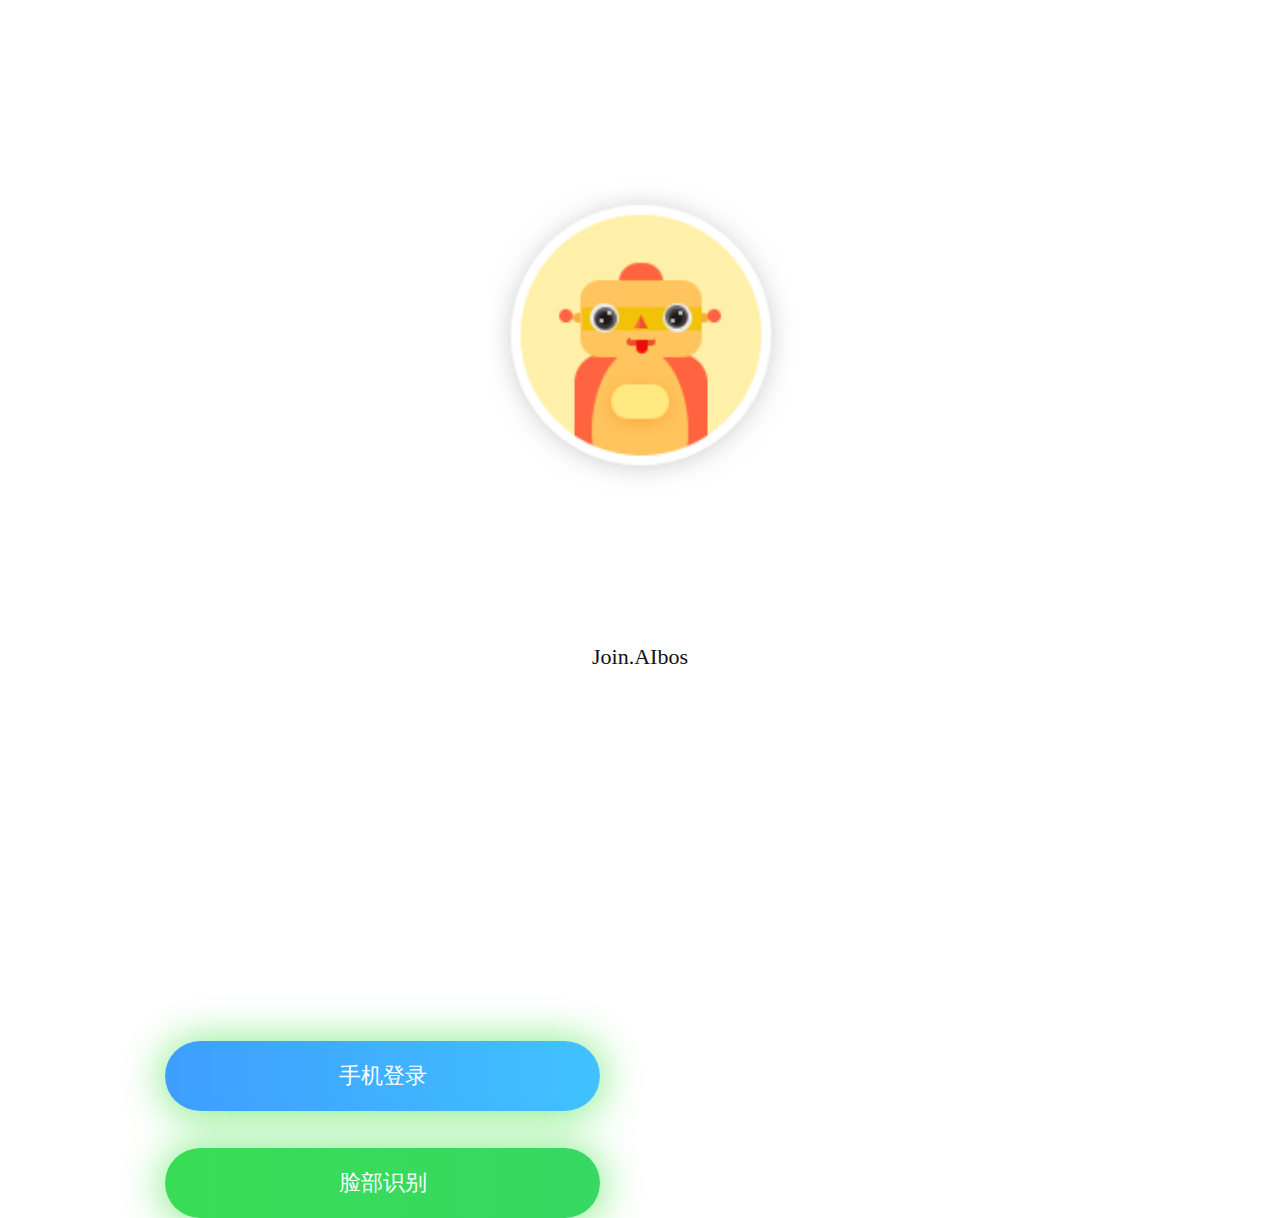
<file: index.html>
<!DOCTYPE html>
<html lang="en">
<head>
	<meta charset="UTF-8">
	<title>Document</title>
	<link rel="stylesheet" href="css/index.css">
	<meta name="viewport" content="width=device-width">
    <script src="js/rem(1).js"></script>
</head>
<body>
	<div  class="bg">
		<div class="robot">
			<img src="img/组1.png" alt="" width="100%">
			<p class="robot_wz">Join.AIbos</p>
		</div>
		<a href="head1.html" class="robot_button">
			<ul>
				<li>
					手机登录
				</li>
				<li>
					脸部识别
				</li>
			</ul>
		</a>
	</div>
</body>
</html>
</file>
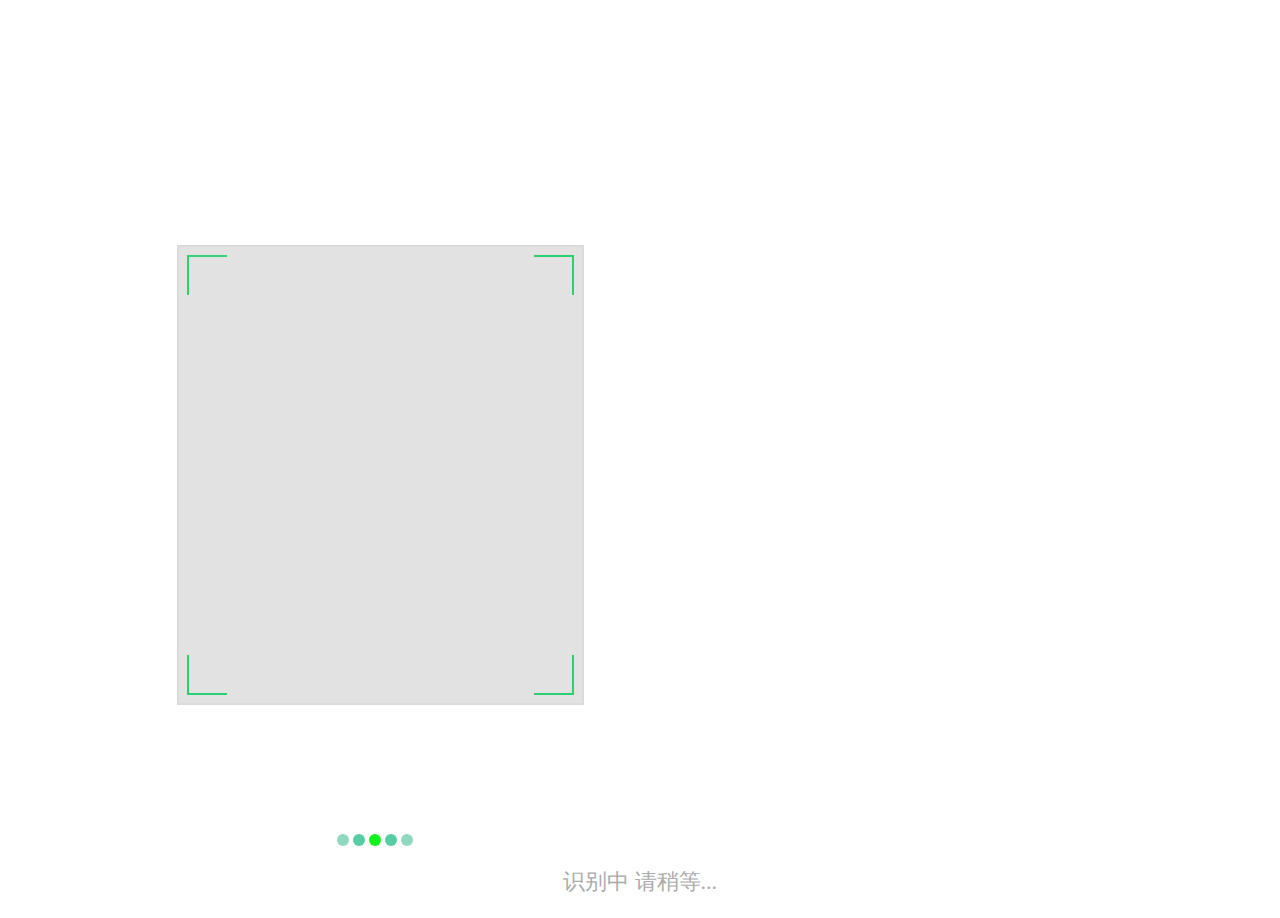
<file: box.html>
<!DOCTYPE html>
<html lang="en">
<head>
    <meta charset="UTF-8">
    <title>Document</title>
    <link rel="stylesheet" href="css/box.css">
    <meta name="viewport" content="width=device-width">
    <script src="js/rem(1).js"></script>
</head>
<body>
<div  class="bg">
    <a href="reco2.html" class="box_box">
<div class="box">
    <div class="column">
        <span class="item1 item"></span>
        <span class="item2 item"></span>
    </div>
    <div class="column">
        <span class="item3 item"></span>
        <span class="item4 item"></span>
    </div>
</div>
      </a>
    <div class="box_yuan">
     <ul>
         <li></li>
         <li></li>
         <li></li>
         <li></li>
         <li></li>
     </ul>
    </div>
    <div class="wz">
     识别中 请稍等...
    </div>
</div>
</body>
</html>
</file>
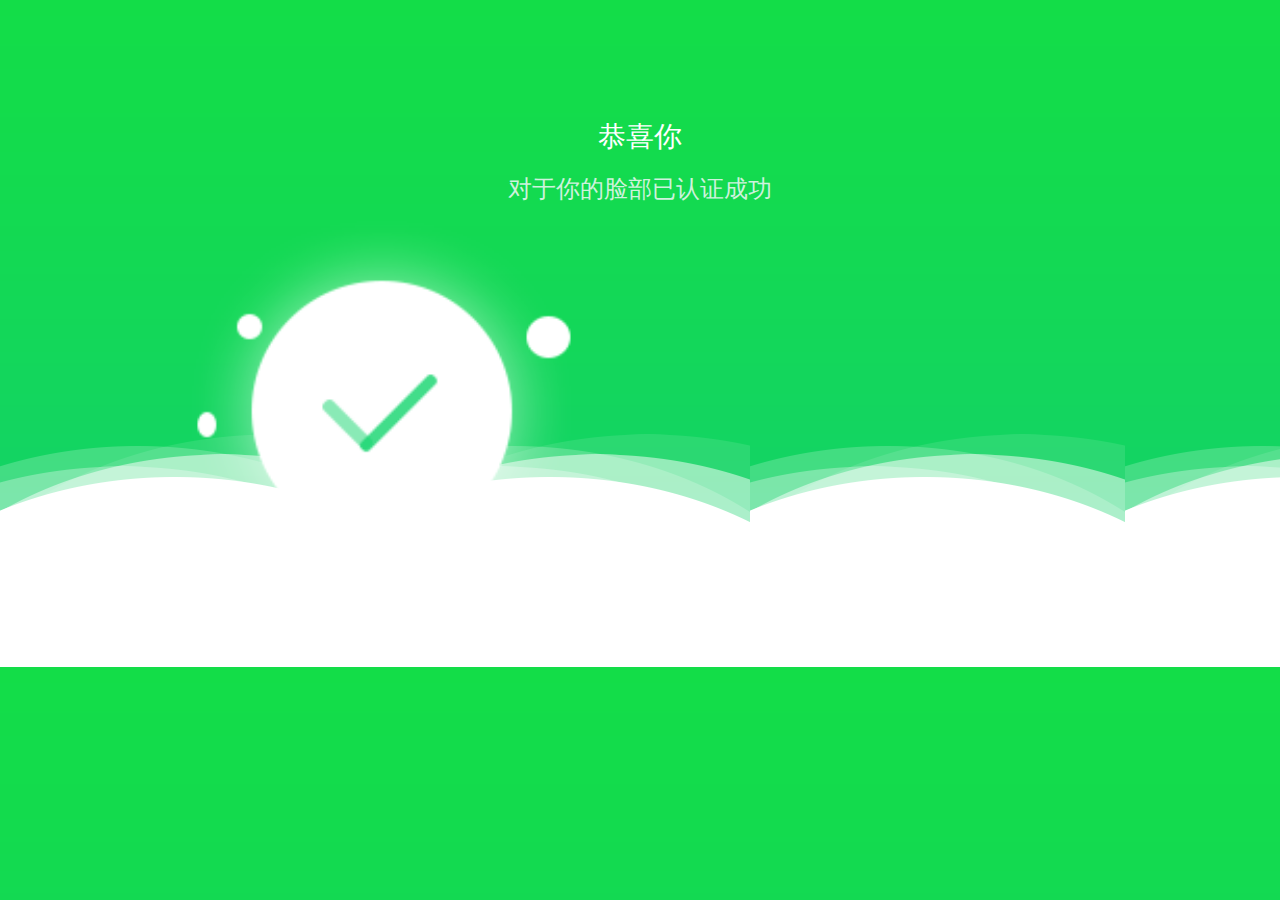
<file: cert.html>
<!DOCTYPE html>
<html lang="en">
<head>
    <meta charset="UTF-8">
    <title>Document</title>
    <link rel="stylesheet" href="css/cert.css">
    <link rel="stylesheet" href="https://at.alicdn.com/t/font_773988_3z46kxghmud.css">
    <meta name="viewport" content="width=device-width">
    <script src="js/rem(1).js"></script>
</head>
<body>
<div  class="bg">
    <!--<img src="img/认证背景1.png" alt="" width="100%" height="100%">-->
<div class="top_wz1">恭喜你</div>
    <div class="top_wz2">对于你的脸部已认证成功</div>
    <div class="top_photo">
        <img src="img/认证成功.png" alt="" width="100%">

    </div>
    <a href="" class="cert_aj">
    开始比对
    </a>
    </div>
</div>
</body>
</html>
</file>
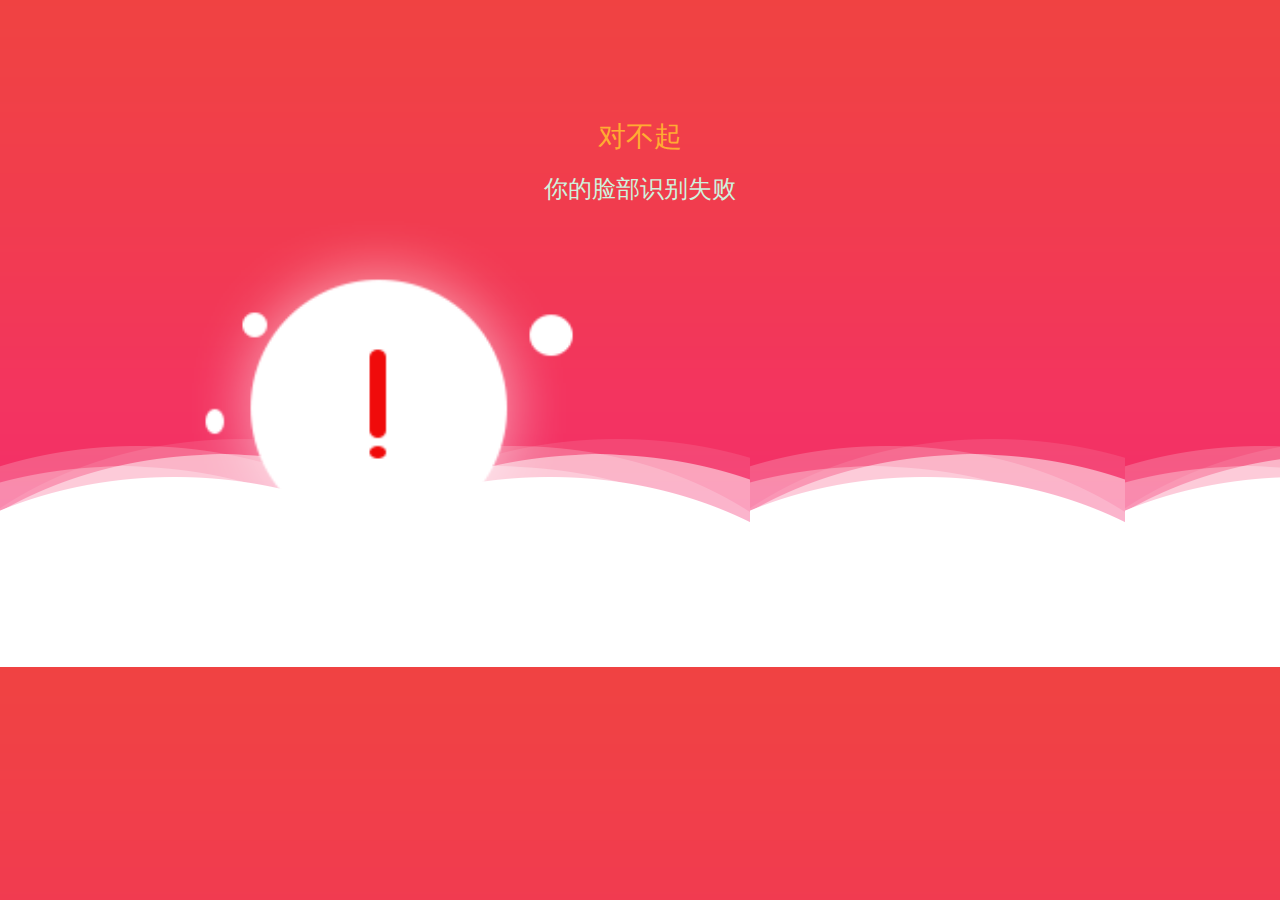
<file: cert1.html>
<!DOCTYPE html>
<html lang="en">
<head>
    <meta charset="UTF-8">
    <title>Document</title>
    <link rel="stylesheet" href="css/cert1.css">
    <link rel="stylesheet" href="https://at.alicdn.com/t/font_773988_3z46kxghmud.css">
    <meta name="viewport" content="width=device-width">
    <script src="js/rem(1).js"></script>
</head>
<body>
<div  class="bg">
    <!--<img src="img/认证背景1.png" alt="" width="100%" height="100%">-->
    <div class="top_wz1">对不起</div>
    <div class="top_wz2">你的脸部识别失败</div>
    <div class="top_photo">
        <img src="img/认证成功1 (2).png" alt="" width="100%">

    </div>
    <a href="cert.html" class="cert_aj">
        识别失败
    </a>
</div>
</div>
</body>
</html>
</file>
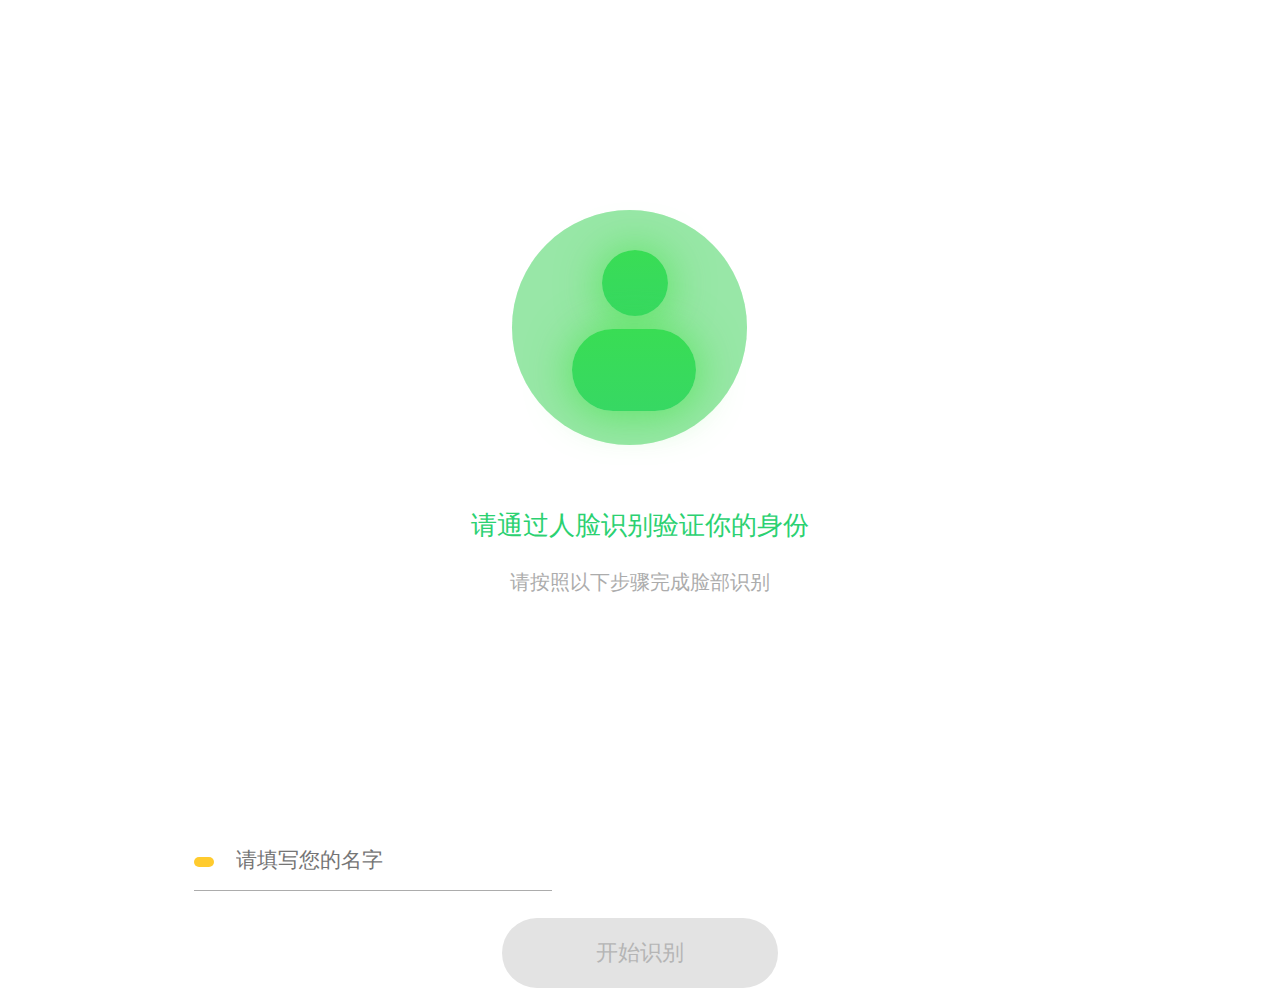
<file: head1.html>
<!DOCTYPE html>
<html lang="en">
<head>
    <meta charset="UTF-8">
    <title>Document</title>
    <link rel="stylesheet" href="css/head1.css">
    <meta name="viewport" content="width=device-width">
    <script src="js/rem(1).js"></script>
</head>
<body>
<div  class="bg">
<div class="head_top">
    <div class="yuan"></div>
    <div class="yuan1"></div>
    <div class="yuan2"></div>
<div class="head_yuan"></div>
    <div class="head_yuan1"></div>

</div>
    <p class="head_top_wz1">请通过人脸识别验证你的身份</p>
    <p class="head_top_wz2">请按照以下步骤完成脸部识别</p>
    <div class="head_bottom">
     <div class="head_bottom_left"></div>
        <input type="text" class="head_bottom_right" placeholder="请填写您的名字" >
    </div>
    <div class="head_bottom_aj_box">
        <a href="head2.html" class="head_bottom_aj">
         开始识别
        </a>
    </div>
</div>
</body>
</html>
</file>
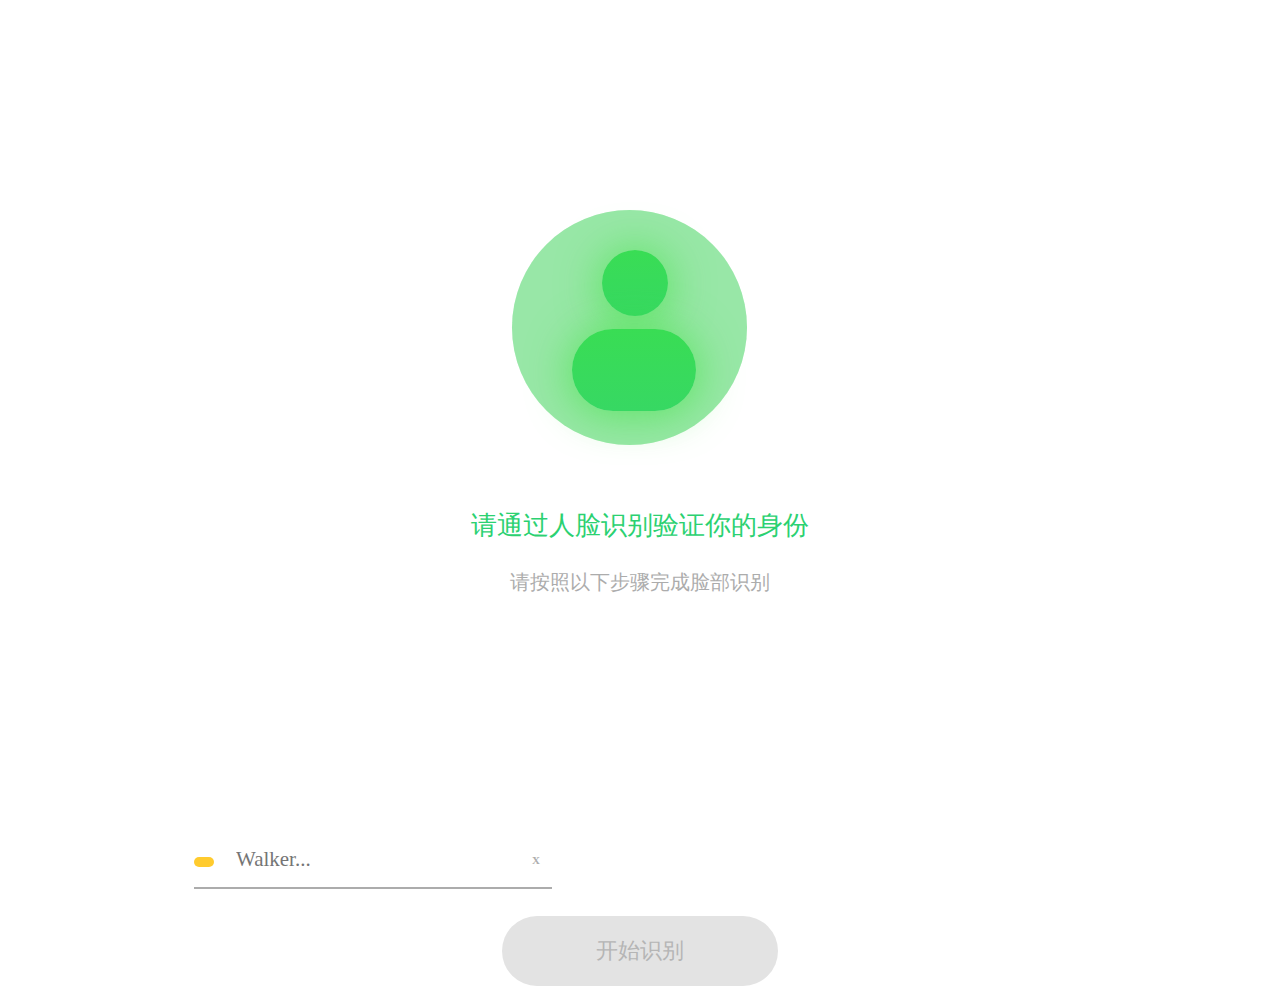
<file: head2.html>
<!DOCTYPE html>
<html lang="en">
<head>
    <meta charset="UTF-8">
    <title>Document</title>
    <link rel="stylesheet" href="css/head2.css">
    <meta name="viewport" content="width=device-width">
    <script src="js/rem(1).js"></script>
</head>
<body>
<div  class="bg">
    <div class="head_top">
        <div class="yuan"></div>
        <div class="yuan1"></div>
        <div class="yuan2"></div>
        <div class="head_yuan"></div>
        <div class="head_yuan1"></div>

    </div>
    <p class="head_top_wz1">请通过人脸识别验证你的身份</p>
    <p class="head_top_wz2">请按照以下步骤完成脸部识别</p>
    <div class="head_bottom">
        <div class="head_bottom_left"></div>
        <input type="text" class="head_bottom_right" placeholder="Walker..." >
        <div class="head_bottom_right_x">X</div>
    </div>
    <div class="head_bottom_aj_box">
        <a href="head3.html" class="head_bottom_aj">
            开始识别
        </a>
    </div>
</div>
</body>
</html>
</file>
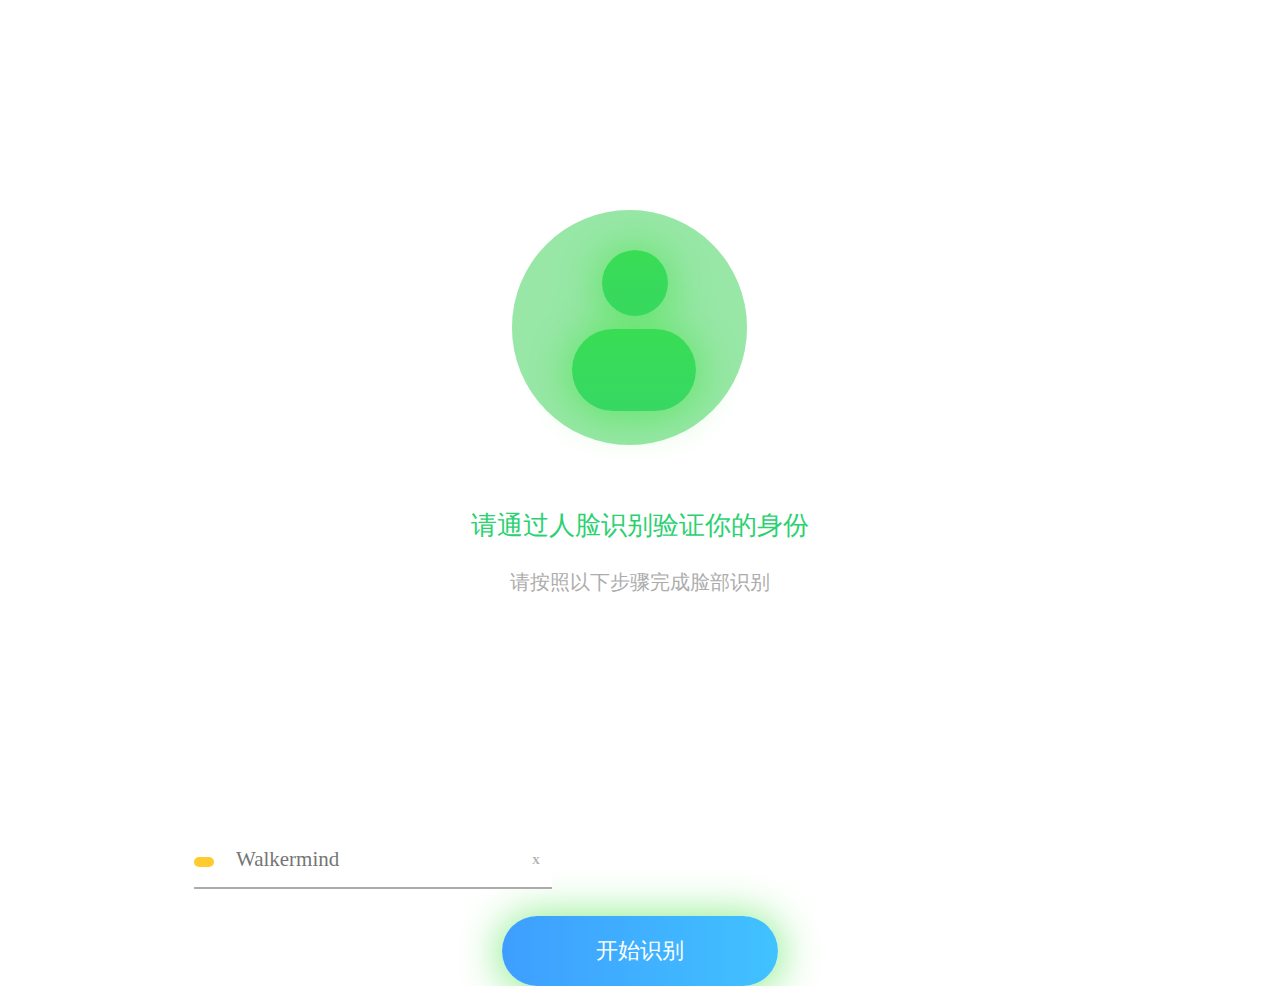
<file: head3.html>
<!DOCTYPE html>
<html lang="en">
<head>
    <meta charset="UTF-8">
    <title>Document</title>
    <link rel="stylesheet" href="css/head3.css">
    <meta name="viewport" content="width=device-width">
    <script src="js/rem(1).js"></script>
</head>
<body>
<div  class="bg">
    <div class="head_top">
        <div class="yuan"></div>
        <div class="yuan1"></div>
        <div class="yuan2"></div>
        <div class="head_yuan"></div>
        <div class="head_yuan1"></div>

    </div>

    <p class="head_top_wz1">请通过人脸识别验证你的身份</p>
    <p class="head_top_wz2">请按照以下步骤完成脸部识别</p>
    <div class="head_bottom">
        <div class="head_bottom_left"></div>
        <input type="text" class="head_bottom_right" placeholder="Walkermind" >
        <div class="head_bottom_right_x">X</div>
    </div>
    <div class="head_bottom_aj_box">
        <a href="head4.html" class="head_bottom_aj">
            开始识别
        </a>
    </div>
</div>
</body>
</html>
</file>
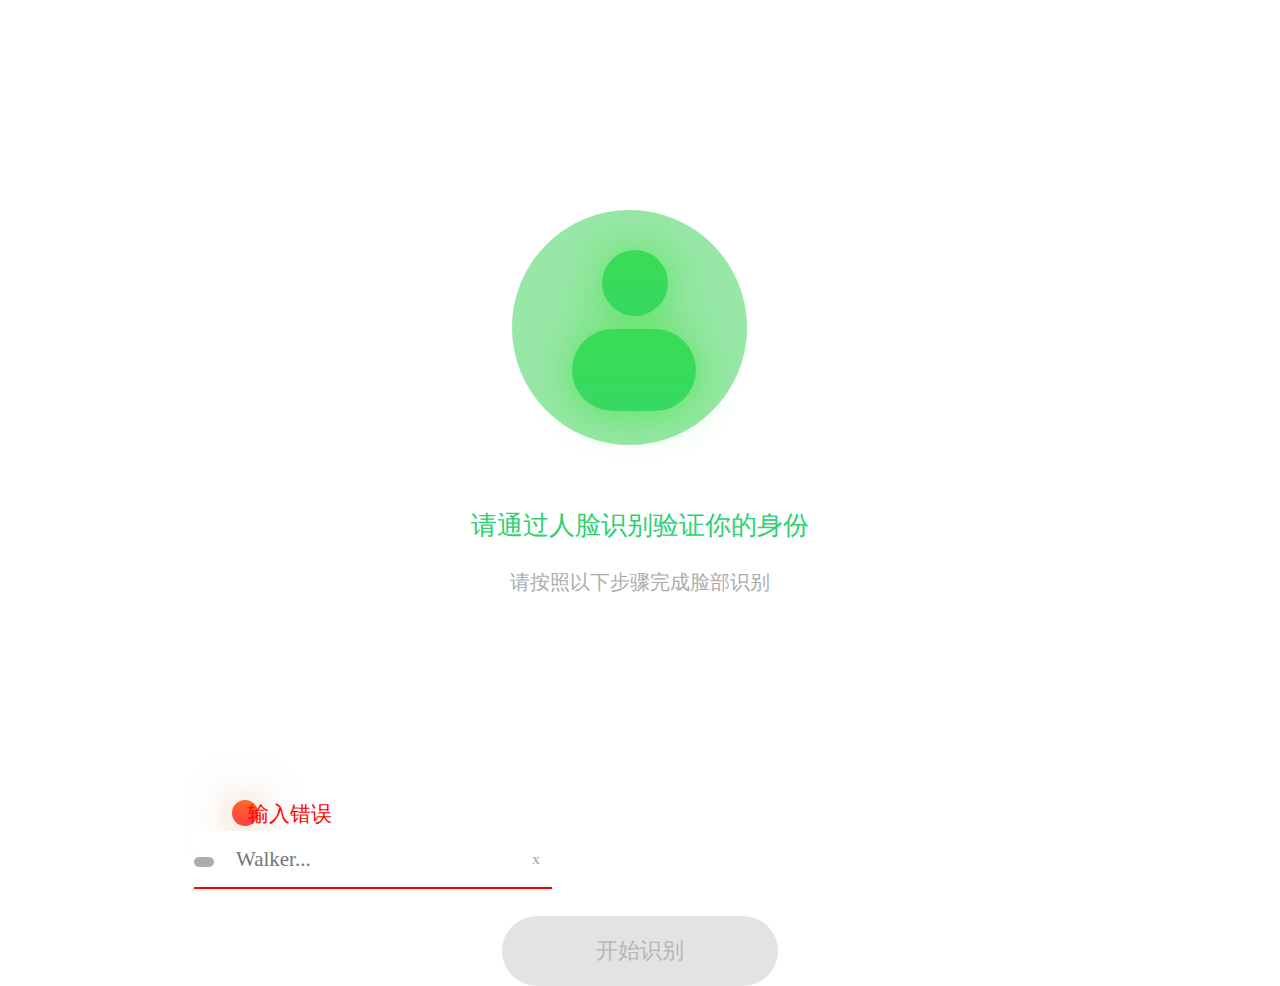
<file: head4.html>
<!DOCTYPE html>
<html lang="en">
<head>
    <meta charset="UTF-8">
    <title>Document</title>
    <link rel="stylesheet" href="css/head4.css">
    <link rel="stylesheet" href="https://at.alicdn.com/t/font_773988_3z46kxghmud.css">
    <meta name="viewport" content="width=device-width">
    <script src="js/rem(1).js"></script>
</head>
<body>
<div  class="bg">
    <div class="head_top">
        <div class="yuan"></div>
        <div class="yuan1"></div>
        <div class="yuan2"></div>
        <div class="head_yuan"></div>
        <div class="head_yuan1"></div>

    </div>
    <div class="warning">
        <div class="warning_yuan">
    <i class="iconfont icon-arror" ></i>
           &nbsp; &nbsp;输入错误
        </div>
    </div>
    <p class="head_top_wz1">请通过人脸识别验证你的身份</p>
    <p class="head_top_wz2">请按照以下步骤完成脸部识别</p>
    <div class="head_bottom">
        <div class="head_bottom_left"></div>
        <input type="text" class="head_bottom_right" placeholder="Walker..." >
        <div class="head_bottom_right_x">X</div>
    </div>
    <div class="head_bottom_aj_box">
        <a href="reco.html" class="head_bottom_aj">
            开始识别
        </a>
    </div>
</div>
</body>
</html>
</file>
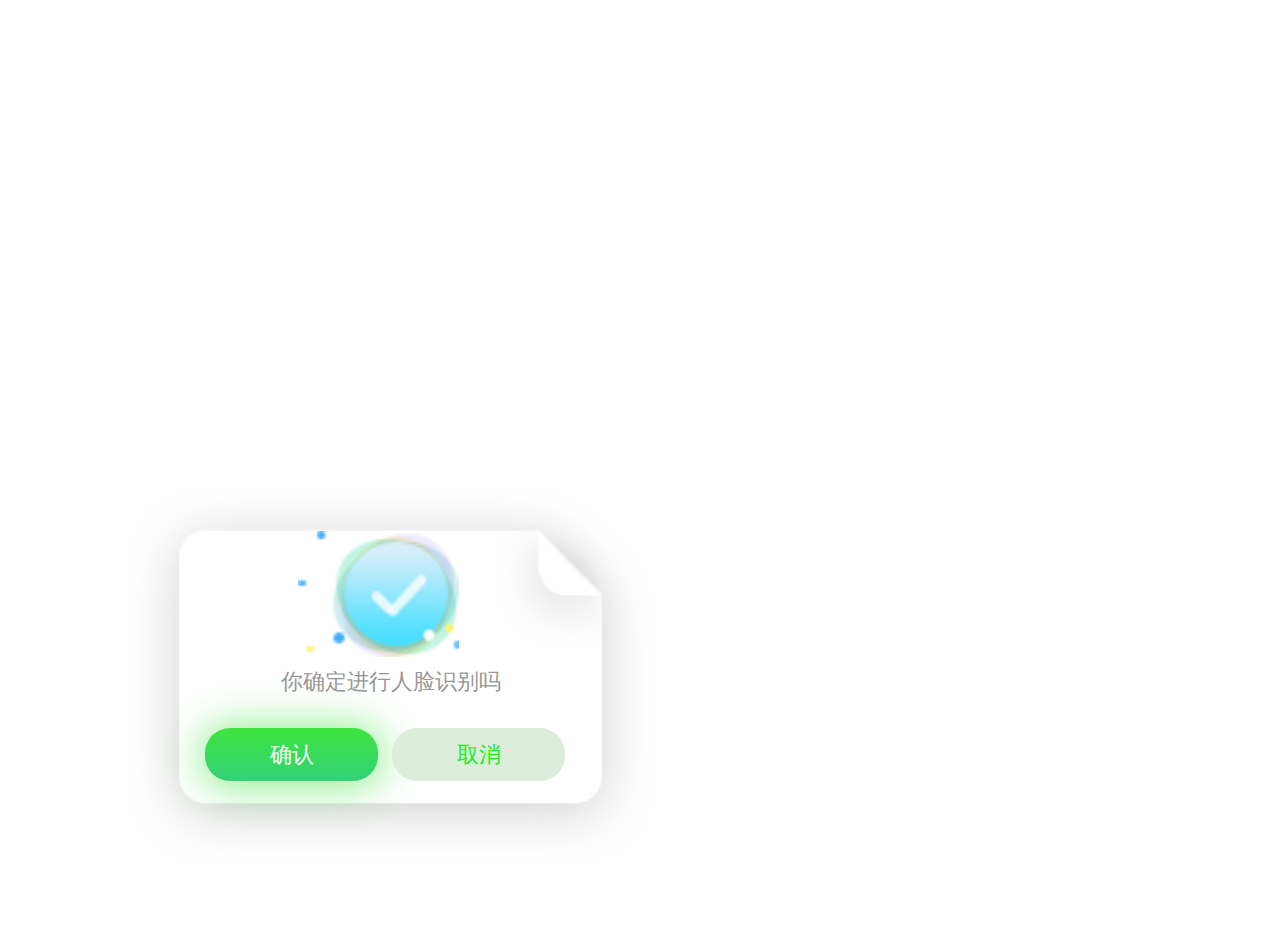
<file: reco.html>
<!DOCTYPE html>
<html lang="en">
<head>
    <meta charset="UTF-8">
    <title>Document</title>
    <link rel="stylesheet" href="css/reco.css">
    <meta name="viewport" content="width=device-width">
    <script src="js/rem(1).js"></script>
</head>
<body>
<div  class="bg">
<div class="reco_jiao">
    <img src="img/组2.png" alt="" width="100%">
    <div class="reco_jiao_round">
        <img src="img/组3.png" alt="" width="100%">
    </div>
    <p class="reco_jiao_words">
        你确定进行人脸识别吗
    </p>
    <a href="box.html" class="reco_jiao_aj">
    <ul>

        <li>确认</li>

        <li>取消</li>


    </ul>
    </a>
</div>
</div>
</body>
</html>
</file>
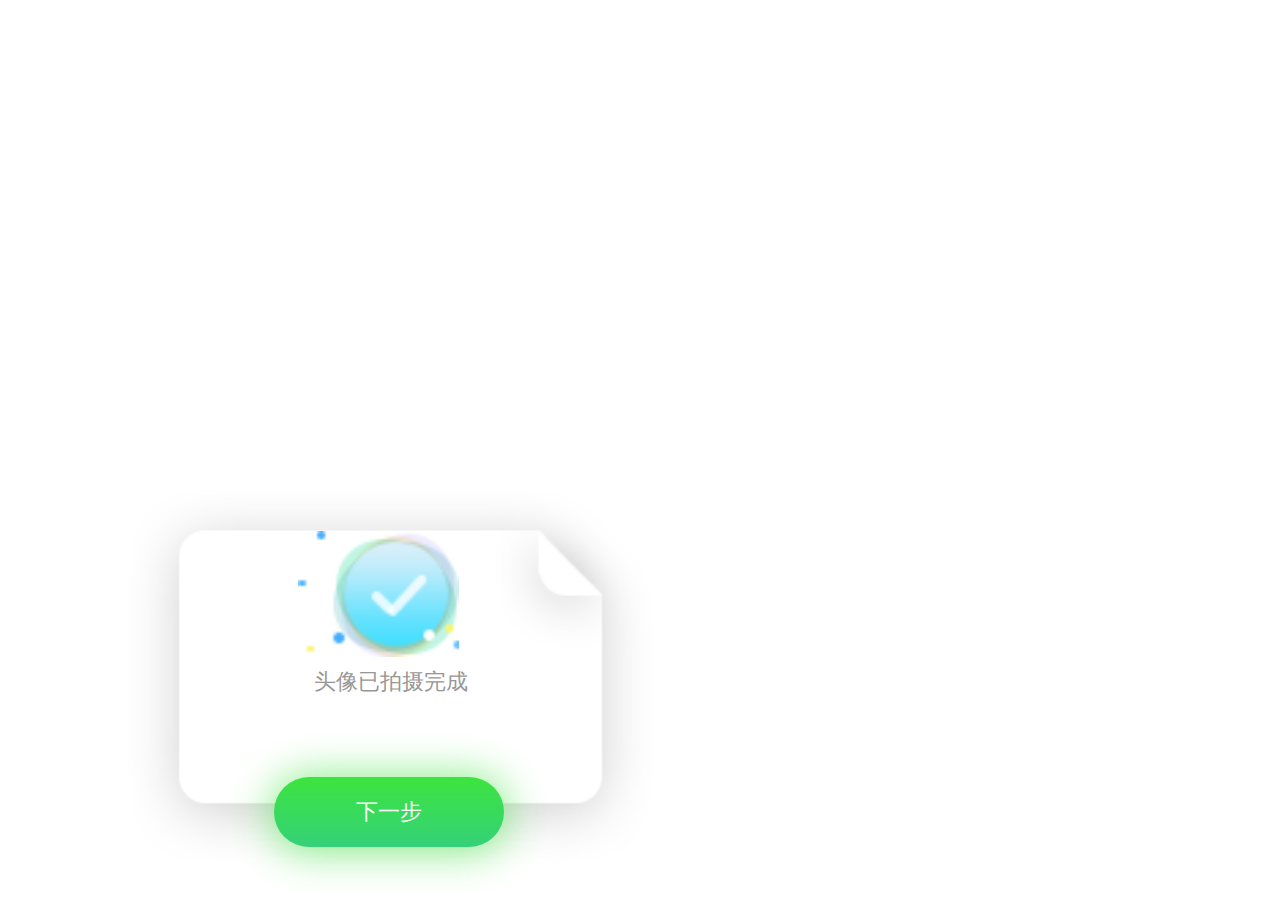
<file: reco2.html>
<!DOCTYPE html>
<html lang="en">
<head>
    <meta charset="UTF-8">
    <title>Document</title>
    <link rel="stylesheet" href="css/reco2.css">
    <meta name="viewport" content="width=device-width">
    <script src="js/rem(1).js"></script>
</head>
<body>
<div  class="bg">
    <div class="reco_jiao">
        <img src="img/组2.png" alt="" width="100%">
        <div class="reco_jiao_round">
            <img src="img/组3.png" alt="" width="100%">
        </div>
        <p class="reco_jiao_words">
            头像已拍摄完成
        </p>

    </div>
    <a href="voice.html" class="reco_aj">
    下一步
    </a>
</div>
</body>
</html>
</file>
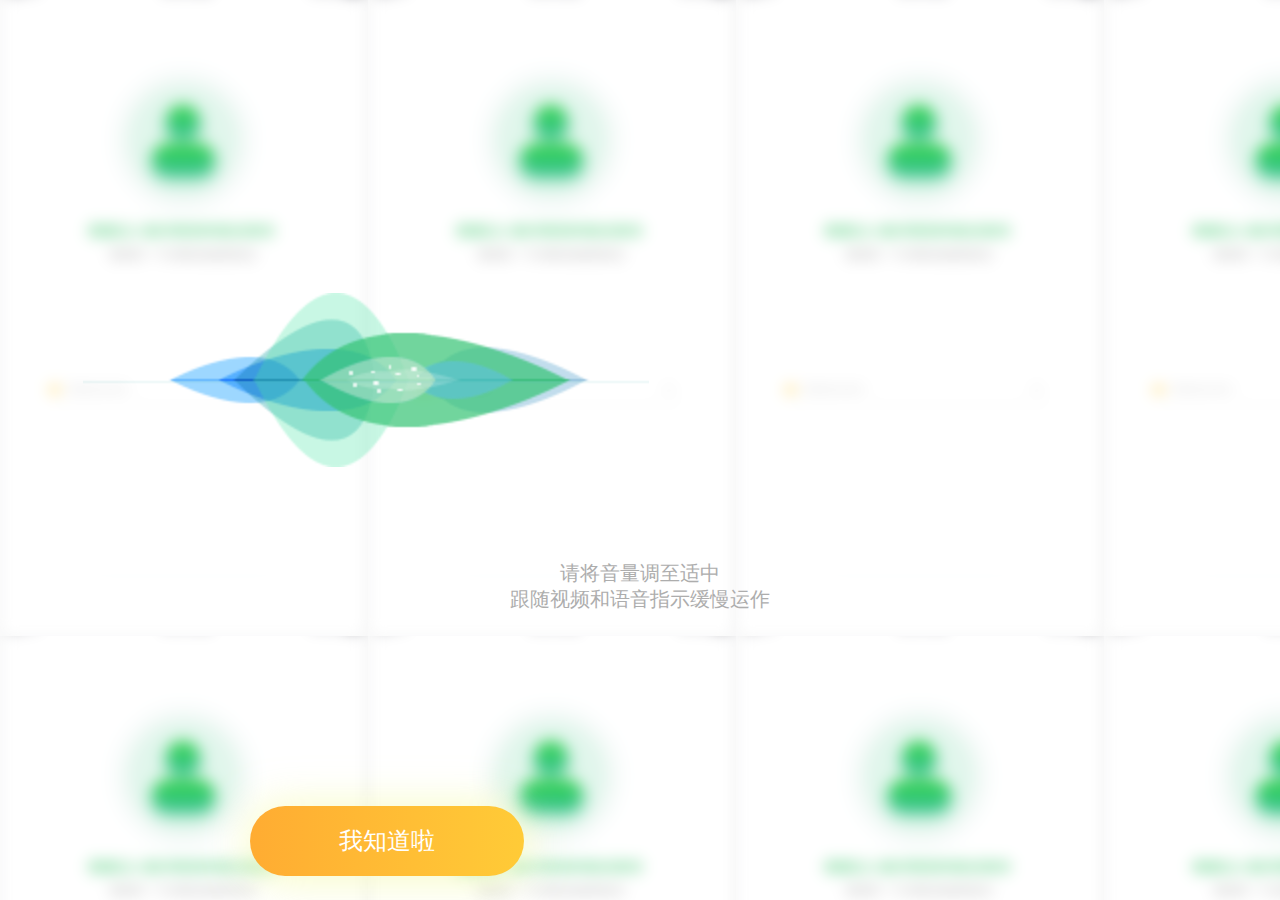
<file: voice.html>
<!DOCTYPE html>
<html lang="en">
<head>
    <meta charset="UTF-8">
    <title>Document</title>
    <link rel="stylesheet" href="css/voice.css">
    <meta name="viewport" content="width=device-width">
    <script src="js/rem(1).js"></script>
</head>
<body>
<div  class="bg">
<div class="voice_top">
    <img src="img/语音.png" alt="" width="100%" >
</div>
    <div class="voice_wz1">请将音量调至适中</div>
    <div class="voice_wz1">跟随视频和语音指示缓慢运作</div>
    <a href="cert1.html" class="cert_aj1">
        我知道啦
    </a>
</div>
</body>
</html>
</file>
<file: css/index.css>
@import url(base.css);
.robot{
	width: 3.12rem;
	height: 3.12rem;
	margin: 1.8rem auto 0;
	/*background: blue;*/

}
.robot p{
	display: block;
	font-size: 0.22rem;
	font-family: 苹方;
	text-align: center;
	color: #0f1114;
	margin: 1.28rem auto 0;

}
.robot_button ul li{
	width: 4.35rem;
	height: 0.7rem;
	background-image: -webkit-linear-gradient(left,#3e9eff,#41c2ff);
	margin-top: 5.49rem ;
	margin-left: 1.65rem;
	border-radius: 0.35rem;
	text-align: center;
	line-height: 0.7rem;
	color: #ffffff;
	font-size: 0.22rem;
	font-family:苹方;
}
.robot_button ul li:nth-child(1){
	box-shadow: 0 0.02rem 0.4rem 0.04rem rgba(61,227, 64,0.6);
}
.robot_button ul li:nth-child(2){
	margin-top: 0.37rem;
	background-image: -webkit-linear-gradient(left,#39dd54,#37d863);
	box-shadow: 0 0.02rem 0.4rem 0.04rem rgba(61,227, 64,0.6);
}
.robot_button {
	display: block;
	height: 0.7rem;
	/*margin-left: 1.65rem;*/

}
</file>
<file: css/box.css>
@import url(base.css);
.box{
    width: 4.07rem;
    height: 4.60rem;
    margin-top: 2.45rem;
    margin-left: 1.77rem;
    border: 2px solid #dadbdc;
    background: #e2e2e2;
    display: flex;
    flex-wrap: wrap;
    align-content: space-between;
    padding: 0.08rem;
    animation: color 2s 1s 1  forwards;

}
@keyframes color {
    0%{
        background: #e2e2e2;

 }
    50%{
        background-image: url("http://wenwen.soso.com/p/20140725/20140725194243-1030162427.jpg");
        background-size:4.07rem  4.60rem;

    }
    100%{
        background-image: url("http://img3.imgtn.bdimg.com/it/u=2287452056,4155117557&fm=11&gp=0.jpg");
        background-size:4.07rem  4.60rem;
    }
}
.box_box{
    width: 4.07rem;
    height: 4.60rem;

}
.item1{
    width: 0.4rem;
    height: 0.4rem;
    border-top: 2px solid#34d179;
    border-left: 2px solid#2bd171;
}
.item2{
    width: 0.4rem;
    height: 0.4rem;
    border-top: 2px solid#2bd171;
    border-right: 2px solid#2bd171;
}
.item3{
    width: 0.4rem;
    height: 0.4rem;
    border-bottom: 2px solid#2bd171;
    border-left: 2px solid#2bd171;
}
.item4{
    width: 0.4rem;
    height: 0.4rem;
    border-bottom: 2px solid#2bd171;
    border-right: 2px solid#2bd171;
}
.column {
    flex-basis: 100%;
    display: flex;
    justify-content: space-between;
}
.box_yuan{
    width: 0.76rem;
    height: 0.14rem;
    /*background: #ffc299;*/
    position: absolute;
    top:8.34rem;
    left: 3.37rem;
}
.box_yuan ul{
    display: flex;
    flex-wrap: wrap;
    justify-content: space-between;
}
.box_yuan ul li{
    width: 0.12rem;
    height: 0.12rem;
    border-radius: 50%;
    background: #0ff31a;

}
.box_yuan ul li:nth-child(1),.box_yuan ul li:nth-child(5){
    background: #90d8be;
}
.box_yuan ul li:nth-child(2),.box_yuan ul li:nth-child(4){
background: #58cca2;
}
.wz{
    width: 100%;
    height: 0.72rem;
    /*background: #ffc299;*/
    position: absolute;
    top: 8.46rem;
    line-height: 0.72rem;
    text-align: center;
    color: #ababab;
    font-size: 0.22rem;
    font-family: 苹方;
}
</file>
<file: css/cert.css>
@import url(base.css);
.bg{
    background-image: url('../img/认证背景1.png');
    overflow: hidden;
}
.top_wz1{
    width: 100%;
    height: 0.54rem;
    /*background: #ff6700;*/
    margin-top: 1.10rem;
    color: #ffffff;
    font-size: 0.28rem;
    text-align: center;
    line-height: 0.54rem;
    font-family:苹方;
}
.top_wz2{
    width: 100%;
    height: 0.5rem;
    /*background: #2196f3;*/
    font-size: 0.24rem;
    color: #cef2dd;
    text-align: center;
    line-height: 0.5rem;
    font-family:苹方;

}
.top_photo{
    width: 4.04rem;
    height: 3.06rem;
    margin-left: 1.85rem;
}
.bottom_photo{
    width: 100%;
    height: 6.27rem;
    background: #ff6700;
    position: absolute;
    top: 7.06rem;
}
.cert_aj{
    display: block;
    width: 2.74rem;
    height: 0.7rem;
    background: #b0b0b0;
    position: absolute;
    top: 9.97rem;
    left: 2.50rem;
    background-image: -webkit-linear-gradient(left,#ffac32,#ffcb37);
    box-shadow: 0 0.02rem 0.4rem 0.04rem rgba(243,250, 163,0.6);
    text-align: center;
    line-height: 0.7rem;
    color: #ffffff;
    font-family: 苹方;
    font-size: 0.24rem;
    border-radius: 0.35rem;
}
</file>
<file: css/cert1.css>
@import url(base.css);
.bg{
    background-image: url('../img/认证背景2.png');
    overflow: hidden;
}
.top_wz1{
    width: 100%;
    height: 0.54rem;
    /*background: #ff6700;*/
    margin-top: 1.10rem;
    color: #ffac32;
    font-size: 0.28rem;
    text-align: center;
    line-height: 0.54rem;
    font-family:苹方;
}
.top_wz2{
    width: 100%;
    height: 0.5rem;
    /*background: #2196f3;*/
    font-size: 0.24rem;
    color: #cef2dd;
    text-align: center;
    line-height: 0.5rem;
    font-family:苹方;

}
.top_photo{
    width: 4.04rem;
    height: 3.06rem;
    margin-left: 1.85rem;
}
.bottom_photo{
    width: 100%;
    height: 6.27rem;
    background: #ff6700;
    position: absolute;
    top: 7.06rem;
}
.cert_aj{
    display: block;
    width: 2.74rem;
    height: 0.7rem;
    background: #b0b0b0;
    position: absolute;
    top: 9.97rem;
    left: 2.50rem;
   background: #e2e2e2;
    text-align: center;
    line-height: 0.7rem;
    color: #a3a3a3;
    font-family: 苹方;
    font-size: 0.24rem;
    border-radius: 0.35rem;
}
</file>
<file: css/head1.css>
@import url(base.css);
.head_top{
    width: 3.77rem;
    height: 3.28rem;
    /*background: #000;*/
    margin: 1.7rem auto 0rem;
    position: relative;
    /*overflow: hidden;*/
}

.head_yuan{
    width: 0.66rem;
    height: 0.66rem;
    /*background: #ffac32;*/
    border-radius: 50%;
    position: absolute;
    top: 0.8rem;
    left: 1.5rem;
    background-image: -webkit-linear-gradient(top,#39dd54,#37d863);
    box-shadow: 0 0.02rem 0.4rem 0.04rem rgba(61,227, 64,0.6);
}
.head_yuan1{
    width: 1.24rem;
    height: 0.82rem;
    /*background: #2196f3;*/
    position: absolute;
    top:1.59rem;
    left: 1.2rem;
    border-radius: 0.41rem;
    background-image: -webkit-linear-gradient(top,#39dd54,#37d863);
    box-shadow: 0 0.02rem 0.4rem 0.04rem rgba(61,227, 64,0.6);
}
.yuan{
    width: 2.35rem;
    height: 2.35rem;
    background: rgba(51,209,79,0.3);
    border-radius: 50%;
    float: left;
    margin-top: 0.4rem;
    margin-left: 0.6rem;
    animation: big 2s 1s infinite;
}
@keyframes big {
    0%{
        transform: scale(0,0);
    }
    50%{
        transform: scale(1.5,1.5);
    }
    100%{
        transform: scale(0.5,0.5);
    }
}
.yuan1{
    width: 2.35rem;
    height: 2.35rem;
    background: rgba(51,209,79,0.2);
    border-radius: 50%;
    position: absolute;
    top:0.4rem;
    left: 0.6rem;
    animation: big1 2s 1s infinite;
}
@keyframes big1 {
    0%{
        transform: scale(0,0);
    }
    50%{
        transform: scale(2.0,2.0);
    }
    100%{
        transform: scale(0.5,0.5);
    }
}
.yuan2{
    width: 2.35rem;
    height: 2.35rem;
    background: rgba(51,209,79,0.1);
    border-radius: 50%;
    position: absolute;
    top:0.4rem;
    left: 0.6rem;
    animation: big2 2s 1s infinite;
}
@keyframes big2 {
    0%{
        transform: scale(0,0);
    }
    50%{
        transform: scale(1.2,1.2);
    }
    100%{
        transform: scale(0.5,0.5);
    }
}
.bg p{
    line-height: 0.56rem;
    font-size: 0.26rem;
    font-family: 苹方;
    text-align: center;
    color: #2bd171;

}
.bg .head_top_wz2{
    font-size: 0.2rem;
    color: #acacac;

}
.head_bottom{
    width: 3.58rem;
    height: 0.6rem;
    background: #ffffff;
    margin-top: 2.21rem;
    margin-left: 1.94rem;
    border-bottom: 0.01rem solid #acacac;
    overflow: hidden;
    position: relative;
}
.head_bottom_left{
    width: 0.2rem;
    height: 0.1rem;
    background: #ffcb2e;
    margin-top: 0.26rem;
    border-radius: 0.05rem;
}
.head_bottom_right{
    border: none;
    width: 3.18rem;
    height: 100%;
    position: absolute;
    top: 0;
    right: 0.2rem;
    color: #adadad;
    font-size: 0.21rem;
    padding-left: 0.22rem;

}
.head_bottom_aj_box{
    width: 3.77rem;
    height: 0.7rem;
    background: #ffffff;
    margin: 0.27rem auto 0;
}
.head_bottom_aj{
    display: block;
    width: 2.76rem;
    height: 100%;
    margin: auto;
    background: #e3e3e3;
    border-radius: 0.35rem;
    color: #b5b5b5;
    font-size: 0.22rem;
    line-height: 0.7rem;
    text-align: center;
}
</file>
<file: css/head2.css>
@import url(base.css);
.head_top{
    width: 3.77rem;
    height: 3.28rem;
    background: #ffffff;
    margin: 1.7rem auto 0rem;
    position: relative;
    /*overflow: hidden;*/
}
.head_yuan{
    width: 0.66rem;
    height: 0.66rem;
    /*background: #ffac32;*/
    border-radius: 50%;
    position: absolute;
    top: 0.8rem;
    left: 1.5rem;
    background-image: -webkit-linear-gradient(top,#39dd54,#37d863);
    box-shadow: 0 0.02rem 0.4rem 0.04rem rgba(61,227, 64,0.6);
}
.head_yuan1{
    width: 1.24rem;
    height: 0.82rem;
    /*background: #2196f3;*/
    position: absolute;
    top:1.59rem;
    left: 1.2rem;
    border-radius: 0.41rem;
    background-image: -webkit-linear-gradient(top,#39dd54,#37d863);
    box-shadow: 0 0.02rem 0.4rem 0.04rem rgba(61,227, 64,0.6);
}
.yuan{
    width: 2.35rem;
    height: 2.35rem;
    background: rgba(51,209,79,0.3);
    border-radius: 50%;
    float: left;
    margin-top: 0.4rem;
    margin-left: 0.6rem;
    animation: big 2s 1s infinite;
}
@keyframes big {
    0%{
        transform: scale(0,0);
    }
    50%{
        transform: scale(1.5,1.5);
    }
    100%{
        transform: scale(0.5,0.5);
    }
}
.yuan1{
    width: 2.35rem;
    height: 2.35rem;
    background: rgba(51,209,79,0.2);
    border-radius: 50%;
    position: absolute;
    top:0.4rem;
    left: 0.6rem;
    animation: big1 2s 1s infinite;
}
@keyframes big1 {
    0%{
        transform: scale(0,0);
    }
    50%{
        transform: scale(2.0,2.0);
    }
    100%{
        transform: scale(0.5,0.5);
    }
}
.yuan2{
    width: 2.35rem;
    height: 2.35rem;
    background: rgba(51,209,79,0.1);
    border-radius: 50%;
    position: absolute;
    top:0.4rem;
    left: 0.6rem;
    animation: big2 2s 1s infinite;
}
@keyframes big2 {
    0%{
        transform: scale(0,0);
    }
    50%{
        transform: scale(1.2,1.2);
    }
    100%{
        transform: scale(0.5,0.5);
    }
}
.bg p{
    line-height: 0.56rem;
    font-size: 0.26rem;
    font-family: 苹方;
    text-align: center;
    color: #2bd171;

}
.bg .head_top_wz2{
    font-size: 0.2rem;
    color: #acacac;

}
.head_bottom{
    width: 3.58rem;
    height: 0.58rem;
    background: #ffffff;
    margin-top: 2.21rem;
    margin-left: 1.94rem;
    border-bottom: 0.02rem solid #acacac;
    overflow: hidden;
    position: relative;
}
.head_bottom_left{
    width: 0.2rem;
    height: 0.1rem;
    background: #ffcb2e;
    margin-top: 0.26rem;
    border-radius: 0.05rem;
}
.head_bottom_right{
    border: none;
    width: 3.18rem;
    height: 100%;
    position: absolute;
    top: 0;
    right: 0.2rem;
    color: #adadad;
    font-size: 0.21rem;
    padding-left: 0.22rem;
    white-space: nowrap;
    overflow: hidden;
    text-overflow:ellipsis;

}
.head_bottom_right_x{
    width: 0.2rem;
    height: 0.58rem;
    background: #ffffff;
    position: absolute;
    top: 0;
    right: 0;
    font-size: 0.11rem;
    color: #adadad;
    line-height: 0.58rem;
    font-weight: bold;
}
.head_bottom_aj_box{
    width: 3.77rem;
    height: 0.7rem;
    background: #ffffff;
    margin: 0.27rem auto 0;
}
.head_bottom_aj{
    display: block;
    width: 2.76rem;
    height: 100%;
    margin: auto;
    background: #e3e3e3;
    border-radius: 0.35rem;
    color: #b5b5b5;
    font-size: 0.22rem;
    line-height: 0.7rem;
    text-align: center;
}
</file>
<file: css/head3.css>
@import url(base.css);
.head_top{
    width: 3.77rem;
    height: 3.28rem;
    background: #ffffff;
    margin: 1.7rem auto 0rem;
    position: relative;
    /*overflow: hidden;*/
}
.head_yuan{
    width: 0.66rem;
    height: 0.66rem;
    /*background: #ffac32;*/
    border-radius: 50%;
    position: absolute;
    top: 0.8rem;
    left: 1.5rem;
    background-image: -webkit-linear-gradient(top,#39dd54,#37d863);
    box-shadow: 0 0.02rem 0.4rem 0.04rem rgba(61,227, 64,0.6);
}
.head_yuan1{
    width: 1.24rem;
    height: 0.82rem;
    /*background: #2196f3;*/
    position: absolute;
    top:1.59rem;
    left: 1.2rem;
    border-radius: 0.41rem;
    background-image: -webkit-linear-gradient(top,#39dd54,#37d863);
    box-shadow: 0 0.02rem 0.4rem 0.04rem rgba(61,227, 64,0.6);
}
.yuan{
    width: 2.35rem;
    height: 2.35rem;
    background: rgba(51,209,79,0.3);
    border-radius: 50%;
    float: left;
    margin-top: 0.4rem;
    margin-left: 0.6rem;
    animation: big 2s 1s infinite;
}
@keyframes big {
    0%{
        transform: scale(0,0);
    }
    50%{
        transform: scale(1.5,1.5);
    }
    100%{
        transform: scale(0.5,0.5);
    }
}
.yuan1{
    width: 2.35rem;
    height: 2.35rem;
    background: rgba(51,209,79,0.2);
    border-radius: 50%;
    position: absolute;
    top:0.4rem;
    left: 0.6rem;
    animation: big1 2s 1s infinite;
}
@keyframes big1 {
    0%{
        transform: scale(0,0);
    }
    50%{
        transform: scale(2.0,2.0);
    }
    100%{
        transform: scale(0.5,0.5);
    }
}
.yuan2{
    width: 2.35rem;
    height: 2.35rem;
    background: rgba(51,209,79,0.1);
    border-radius: 50%;
    position: absolute;
    top:0.4rem;
    left: 0.6rem;
    animation: big2 2s 1s infinite;
}
@keyframes big2 {
    0%{
        transform: scale(0,0);
    }
    50%{
        transform: scale(1.2,1.2);
    }
    100%{
        transform: scale(0.5,0.5);
    }
}
.bg p{
    line-height: 0.56rem;
    font-size: 0.26rem;
    font-family: 苹方;
    text-align: center;
    color: #2bd171;

}
.bg .head_top_wz2{
    font-size: 0.2rem;
    color: #acacac;

}
.head_bottom{
    width: 3.58rem;
    height: 0.58rem;
    background: #ffffff;
    margin-top: 2.21rem;
    margin-left: 1.94rem;
    border-bottom: 0.02rem solid #acacac;
    overflow: hidden;
    position: relative;
}
.head_bottom_left{
    width: 0.2rem;
    height: 0.1rem;
    background: #ffcb2e;
    margin-top: 0.26rem;
    border-radius: 0.05rem;
}
.head_bottom_right{
    border: none;
    width: 3.18rem;
    height: 100%;
    position: absolute;
    top: 0;
    right: 0.2rem;
    color: #adadad;
    font-size: 0.21rem;
    padding-left: 0.22rem;
    white-space: nowrap;
    overflow: hidden;
    text-overflow:ellipsis;

}
.head_bottom_right_x{
    width: 0.2rem;
    height: 0.58rem;
    background: #ffffff;
    position: absolute;
    top: 0;
    right: 0;
    font-size: 0.11rem;
    color: #adadad;
    line-height: 0.58rem;
    font-weight: bold;
}
.head_bottom_aj_box{
    width: 3.77rem;
    height: 0.7rem;
    background: #ffffff;
    margin: 0.27rem auto 0;
}
.head_bottom_aj{
    display: block;
    width: 2.76rem;
    height: 100%;
    margin: auto;
    /*background: #e3e3e3;*/
    background-image: -webkit-linear-gradient(left,#3e9eff,#41c2ff);
    box-shadow: 0 0.02rem 0.4rem 0.04rem rgba(61,227, 64,0.6);
    border-radius: 0.35rem;
    color: #ffffff;
    font-size: 0.22rem;
    line-height: 0.7rem;
    text-align: center;
}
</file>
<file: css/head4.css>
@import url(base.css);
.head_top{
    width: 3.77rem;
    height: 3.28rem;
    background: #ffffff;
    margin: 1.7rem auto 0rem;
    position: relative;
    /*overflow: hidden;*/
}
.head_yuan{
    width: 0.66rem;
    height: 0.66rem;
    /*background: #ffac32;*/
    border-radius: 50%;
    position: absolute;
    top: 0.8rem;
    left: 1.5rem;
    background-image: -webkit-linear-gradient(top,#39dd54,#37d863);
    box-shadow: 0 0.02rem 0.4rem 0.04rem rgba(61,227, 64,0.6);
}
.head_yuan1{
    width: 1.24rem;
    height: 0.82rem;
    /*background: #2196f3;*/
    position: absolute;
    top:1.59rem;
    left: 1.2rem;
    border-radius: 0.41rem;
    background-image: -webkit-linear-gradient(top,#39dd54,#37d863);
    box-shadow: 0 0.02rem 0.4rem 0.04rem rgba(61,227, 64,0.6);
}
.yuan{
    width: 2.35rem;
    height: 2.35rem;
    background: rgba(51,209,79,0.3);
    border-radius: 50%;
    float: left;
    margin-top: 0.4rem;
    margin-left: 0.6rem;
    animation: big 2s 1s infinite;
}
@keyframes big {
    0%{
        transform: scale(0,0);
    }
    50%{
        transform: scale(1.5,1.5);
    }
    100%{
        transform: scale(0.5,0.5);
    }
}
.yuan1{
    width: 2.35rem;
    height: 2.35rem;
    background: rgba(51,209,79,0.2);
    border-radius: 50%;
    position: absolute;
    top:0.4rem;
    left: 0.6rem;
    animation: big1 2s 1s infinite;
}
@keyframes big1 {
    0%{
        transform: scale(0,0);
    }
    50%{
        transform: scale(2.0,2.0);
    }
    100%{
        transform: scale(0.5,0.5);
    }
}
.yuan2{
    width: 2.35rem;
    height: 2.35rem;
    background: rgba(51,209,79,0.1);
    border-radius: 50%;
    position: absolute;
    top:0.4rem;
    left: 0.6rem;
    animation: big2 2s 1s infinite;
}
@keyframes big2 {
    0%{
        transform: scale(0,0);
    }
    50%{
        transform: scale(1.2,1.2);
    }
    100%{
        transform: scale(0.5,0.5);
    }
}
.bg p{
    line-height: 0.56rem;
    font-size: 0.26rem;
    font-family: 苹方;
    text-align: center;
    color: #2bd171;

}
.bg .head_top_wz2{
    font-size: 0.2rem;
    color: #acacac;

}
.warning{
    width: 1.38rem;
    height: 0.36rem;
    background: #ffffff;
    position: absolute;
    top: 8.0rem;
    left: 2.32rem;
}
.warning_yuan{
    width: 0.26rem;
    height: 0.26rem;
    border-radius: 50%;
    background: #202020;
    background-image: -webkit-linear-gradient(top,#ff6729,#ff4045);
    box-shadow: 0 0.02rem 0.4rem 0.04rem rgba(210,166, 127,0.6);

    font-size: 0.21rem;
    white-space: nowrap;
    color: red;

}
.warning_yuan .icon-arror{
    color: #ffffff;
    font-size: 0.20rem;

}

.head_bottom{
    width: 3.58rem;
    height: 0.58rem;
    background: #ffffff;
    margin-top: 2.21rem;
    margin-left: 1.94rem;
    border-bottom: 0.02rem solid red;
    overflow: hidden;
    position: relative;
}
.head_bottom_left{
    width: 0.2rem;
    height: 0.1rem;
    background: #adadad;
    margin-top: 0.26rem;
    border-radius: 0.05rem;
}
.head_bottom_right{
    border: none;
    width: 3.18rem;
    height: 100%;
    color:red;
    position: absolute;
    top: 0;
    right: 0.2rem;
    font-size: 0.21rem;
    padding-left: 0.22rem;
    white-space: nowrap;
    overflow: hidden;
    text-overflow:ellipsis;

}
.head_bottom_right_x{
    width: 0.2rem;
    height: 0.58rem;
    background: #ffffff;
    position: absolute;
    top: 0;
    right: 0;
    font-size: 0.11rem;
    color: #adadad;
    line-height: 0.58rem;
    font-weight: bold;
}
.head_bottom_aj_box{
    width: 3.77rem;
    height: 0.7rem;
    background: #ffffff;
    margin: 0.27rem auto 0;
}
.head_bottom_aj{
    display: block;
    width: 2.76rem;
    height: 100%;
    margin: auto;
    background: #e3e3e3;
    border-radius: 0.35rem;
    color: #b5b5b5;
    font-size: 0.22rem;
    line-height: 0.7rem;
    text-align: center;
}
</file>
<file: css/reco.css>
@import url(base.css);
.reco_jiao{
    width: 5.39rem;
    height: 3.58rem;
    background: #ffffff;
    margin-top: 4.81rem;
    margin-left: 1.21rem;
    position: relative;
}
.reco_jiao_round{
    width: 1.61rem;
    height: 1.23rem;
    background: #ffffff;
    position: absolute;
    top: 0.50rem;
    left: 1.77rem;

}
.reco_jiao_words{
    width: 100%;
    font-family:苹方;
    font-size: 0.22rem;
    line-height: 0.6rem;
    text-align: center;
    position: absolute;
    top: 1.71rem;
    color: #979797;
}
.reco_jiao ul{
    width: 3.60rem;
    height: 0.88rem;
    background: #ffffff;
    position: absolute;
    top: 2.29rem;
    left: 0.84rem;
}
.reco_jiao ul li{
    width: 1.73rem;
    height: 0.53rem;
    background: black;
    border-radius: 0.25rem;
    float: left;
    margin-top: 0.18rem;
    /*margin-left: 0.84rem;*/
    text-align: center;
    line-height: 0.53rem;
    color: #ffffff;
    font-size: 0.22rem;
    font-family:苹方;
}
.reco_jiao ul li:nth-child(2){
    margin-left: 0.14rem;
    color: #0ff31a;
    background:#dceddc;
}
.reco_jiao ul li:nth-child(1){
    background-image: -webkit-linear-gradient(top,#3de43e,#34d179);
    box-shadow: 0 0.02rem 0.4rem 0.04rem rgba(61,227, 64,0.6);
}
.reco_jiao_aj{
    display: block;
    width: 100%;
    height: 0.53rem;
}
</file>
<file: css/reco2.css>
@import url(base.css);
.reco_jiao{
    width: 5.39rem;
    height: 3.58rem;
    background: #ffffff;
    margin-top: 4.81rem;
    margin-left: 1.21rem;
    position: relative;
}
.reco_jiao_round{
    width: 1.61rem;
    height: 1.23rem;
    background: #ffffff;
    position: absolute;
    top: 0.50rem;
    left: 1.77rem;

}
.reco_jiao_words{
    width: 100%;
    font-family:苹方;
    font-size: 0.22rem;
    line-height: 0.6rem;
    text-align: center;
    position: absolute;
    top: 1.71rem;
    color: #979797;
}
.reco_jiao ul{
    width: 3.60rem;
    height: 0.88rem;
    background: #ffffff;
    position: absolute;
    top: 2.29rem;
    left: 0.84rem;
}
/*.reco_jiao ul li{*/
    /*width: 1.73rem;*/
    /*height: 0.53rem;*/
    /*background: black;*/
    /*border-radius: 0.25rem;*/
    /*float: left;*/
    /*margin-top: 0.18rem;*/
    /*!*margin-left: 0.84rem;*!*/
    /*text-align: center;*/
    /*line-height: 0.53rem;*/
    /*color: #ffffff;*/
    /*font-size: 0.22rem;*/
    /*font-family:苹方;*/
/*}*/
/*.reco_jiao ul li:nth-child(2){*/
    /*margin-left: 0.14rem;*/
    /*color: #0ff31a;*/
    /*background:#dceddc;*/
/*}*/
/*.reco_jiao ul li:nth-child(1){*/
    /*background-image: -webkit-linear-gradient(top,#3de43e,#34d179);*/
    /*box-shadow: 0 0.02rem 0.4rem 0.04rem rgba(61,227, 64,0.6);*/
/*}*/
.reco_aj{
    display: block;
    float: left;
    width: 2.30rem;
    height: 0.7rem;
    background: #ff6700;
    position: absolute;
    top: 7.77rem;
    left: 2.74rem;
    border-radius: 0.35rem;
    background-image: -webkit-linear-gradient(top,#3de43e,#34d179);
    box-shadow: 0 0.02rem 0.4rem 0.04rem rgba(61,227, 64,0.6);
    font-family:苹方;
    font-size: 0.22rem;
    color: #fff;
    text-align: center;
    line-height: 0.7rem;
}
</file>
<file: css/voice.css>
@import url(base.css);
.bg{
    background-image: url('../img/语音背景.png');
    overflow: hidden;
}
.voice_top{
    width: 5.66rem;
    height: 3.22rem;
    /*background: #ffac32;*/
    margin-top: 2.38rem;
    margin-left: 0.83rem;

}
.voice_top img{
    margin-top: 0.55rem;
}
.voice_wz1{
    width: 100%;
    height: 0.26rem;
    /*background: #ffc299;*/
    text-align: center;
    line-height: 0.26rem;
    color:#adadad;
    font-family: 苹方;
    font-size: 0.2rem;
}
.cert_aj1{
    display: block;
    width: 2.74rem;
    height: 0.7rem;
    /*background: #b0b0b0;*/
    position: absolute;
    top: 8.06rem;
    left: 2.50rem;
    background-image: -webkit-linear-gradient(left,#ffac32,#ffcb37);
    box-shadow: 0 0.02rem 0.4rem 0.04rem rgba(243,250, 163,0.6);
    text-align: center;
    line-height: 0.7rem;
    color: #ffffff;
    font-family: 苹方;
    font-size: 0.24rem;
    border-radius: 0.35rem;
}
</file>
